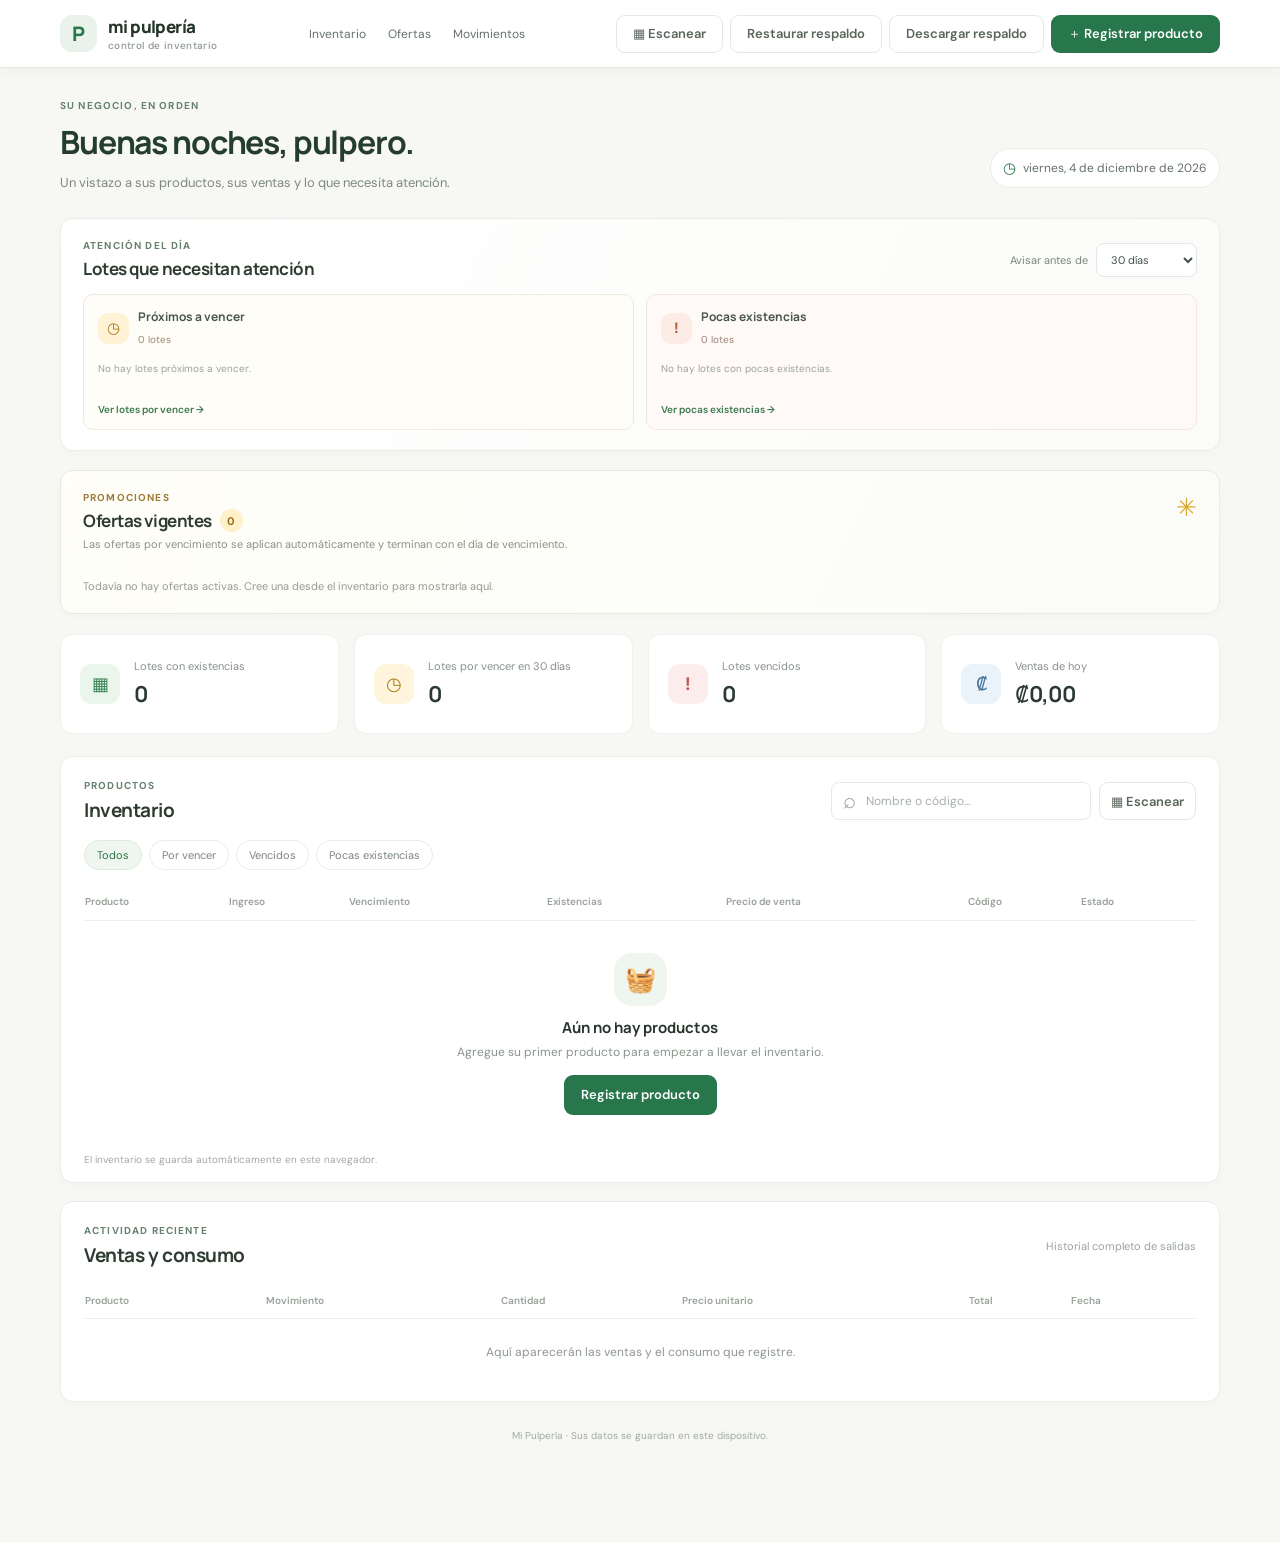
<file: inventario/index.html>
<!doctype html>
<html lang="es">
  <head>
    <meta charset="utf-8" />
    <meta name="viewport" content="width=device-width, initial-scale=1" />
    <meta
      name="description"
      content="Control sencillo de productos, existencias y vencimientos para una pulpería."
    />
    <title>Mi Pulpería | Control de inventario</title>
    <link rel="stylesheet" href="styles.css" />
    <script src="catalogo.js" defer></script>
    <script src="app.js" defer></script>
  </head>
  <body>
    <header class="topbar">
      <a class="brand" href="#" aria-label="Mi Pulpería, inicio">
        <span class="brand-mark" aria-hidden="true">P</span>
        <span>mi pulpería<small>control de inventario</small></span>
      </a>
      <nav class="desktop-nav" aria-label="Navegación principal">
        <a href="#inventory-section">Inventario</a>
        <a href="#offers-section">Ofertas</a>
        <a href="#movements-section">Movimientos</a>
      </nav>
      <div class="topbar-actions">
        <button class="button button-quiet" id="scan-button" type="button">
          <span aria-hidden="true">▦</span> Escanear
        </button>
        <button class="button button-quiet" id="restore-button" type="button">
          Restaurar respaldo
        </button>
        <button class="button button-quiet" id="backup-button" type="button">
          Descargar respaldo
        </button>
        <button class="button button-primary" id="add-product-button" type="button">
          <span aria-hidden="true">＋</span> Registrar producto
        </button>
      </div>
    </header>

    <main class="page">
      <section class="welcome">
        <div>
          <p class="eyebrow">SU NEGOCIO, EN ORDEN</p>
          <h1>Buenos días, pulpero.</h1>
          <p class="welcome-copy">
            Un vistazo a sus productos, sus ventas y lo que necesita atención.
          </p>
        </div>
        <div class="today-chip"><span aria-hidden="true">◷</span> <span id="today-label"></span></div>
      </section>

      <section class="alerts-panel" aria-labelledby="alerts-title">
        <div class="alerts-heading">
          <div>
            <p class="eyebrow">ATENCIÓN DEL DÍA</p>
            <h2 id="alerts-title">Lotes que necesitan atención</h2>
          </div>
          <label class="alert-setting">
            Avisar antes de
            <select id="alert-days" aria-label="Anticipación de avisos de vencimiento">
              <option value="30">30 días</option>
              <option value="60">60 días</option>
              <option value="90">90 días</option>
              <option value="120">120 días</option>
            </select>
          </label>
        </div>
        <div class="alert-groups">
          <article class="alert-group alert-expiring">
            <div class="alert-group-heading">
              <span class="alert-icon" aria-hidden="true">◷</span>
              <div><h3>Próximos a vencer</h3><span id="expiring-alert-count">0 lotes</span></div>
            </div>
            <ul id="expiring-alert-list"></ul>
            <button class="alert-link" data-alert-filter="expiring" type="button">Ver lotes por vencer <span aria-hidden="true">→</span></button>
          </article>
          <article class="alert-group alert-low-stock">
            <div class="alert-group-heading">
              <span class="alert-icon" aria-hidden="true">!</span>
              <div><h3>Pocas existencias</h3><span id="low-stock-alert-count">0 lotes</span></div>
            </div>
            <ul id="low-stock-alert-list"></ul>
            <button class="alert-link" data-alert-filter="low" type="button">Ver pocas existencias <span aria-hidden="true">→</span></button>
          </article>
        </div>
      </section>

      <section class="offers-panel" id="offers-section" aria-labelledby="offers-title">
        <div class="offers-heading">
          <div>
            <p class="eyebrow">PROMOCIONES</p>
            <h2 id="offers-title">Ofertas vigentes <span class="offer-count" id="offer-count">0</span></h2>
            <p class="offers-subtitle">Las ofertas por vencimiento se aplican automáticamente y terminan con el día de vencimiento.</p>
          </div>
          <span class="offers-sparkle" aria-hidden="true">✳</span>
        </div>
        <div class="offers-grid" id="offers-list"></div>
        <p class="offers-empty" id="offers-empty">Todavía no hay ofertas activas. Cree una desde el inventario para mostrarla aquí.</p>
      </section>

      <section class="summary-grid" aria-label="Resumen del inventario">
        <article class="summary-card">
          <span class="summary-icon icon-green" aria-hidden="true">▦</span>
          <div><p>Lotes con existencias</p><strong id="product-count">0</strong></div>
        </article>
        <article class="summary-card">
          <span class="summary-icon icon-yellow" aria-hidden="true">◷</span>
          <div><p id="expiring-summary-label">Lotes por vencer en 30 días</p><strong id="expiring-count">0</strong></div>
        </article>
        <article class="summary-card">
          <span class="summary-icon icon-red" aria-hidden="true">!</span>
          <div><p>Lotes vencidos</p><strong id="expired-count">0</strong></div>
        </article>
        <article class="summary-card">
          <span class="summary-icon icon-blue" aria-hidden="true">₡</span>
          <div><p>Ventas de hoy</p><strong id="sales-today">₡0</strong></div>
        </article>
      </section>

      <section class="content-card inventory-section" id="inventory-section">
        <div class="section-heading">
          <div>
            <p class="eyebrow">PRODUCTOS</p>
            <h2>Inventario</h2>
          </div>
          <div class="inventory-tools">
            <label class="search-box">
              <span aria-hidden="true">⌕</span>
              <span class="visually-hidden">Buscar producto</span>
              <input id="search-input" type="search" placeholder="Nombre o código..." />
            </label>
            <button class="button button-quiet button-scan-inline" id="inventory-scan-button" type="button">▦ Escanear</button>
          </div>
        </div>
        <div class="filter-row" aria-label="Filtrar inventario">
          <button class="filter-button is-active" data-filter="all" type="button">Todos</button>
          <button class="filter-button" data-filter="expiring" type="button">Por vencer</button>
          <button class="filter-button" data-filter="expired" type="button">Vencidos</button>
          <button class="filter-button" data-filter="low" type="button">Pocas existencias</button>
        </div>
        <div class="table-wrap">
          <table>
            <thead>
              <tr>
                <th>Producto</th>
                <th>Ingreso</th>
                <th>Vencimiento</th>
                <th>Existencias</th>
                <th>Precio de venta</th>
                <th>Código</th>
                <th>Estado</th>
                <th><span class="visually-hidden">Acciones</span></th>
              </tr>
            </thead>
            <tbody id="inventory-body"></tbody>
          </table>
          <div class="empty-state" id="empty-state">
            <span class="empty-illustration" aria-hidden="true">🧺</span>
            <h3>Aún no hay productos</h3>
            <p>Agregue su primer producto para empezar a llevar el inventario.</p>
            <button class="button button-primary" id="empty-add-button" type="button">
              Registrar producto
            </button>
          </div>
          <div class="no-results" id="no-results" hidden>
            No encontramos productos con esos criterios.
          </div>
        </div>
        <p class="table-note">El inventario se guarda automáticamente en este navegador.</p>
      </section>

      <section class="content-card movements-section" id="movements-section">
        <div class="section-heading">
          <div>
            <p class="eyebrow">ACTIVIDAD RECIENTE</p>
            <h2>Ventas y consumo</h2>
          </div>
          <span class="section-caption">Historial completo de salidas</span>
        </div>
        <div class="table-wrap">
          <table>
            <thead>
              <tr>
                <th>Producto</th>
                <th>Movimiento</th>
                <th>Cantidad</th>
                <th>Precio unitario</th>
                <th>Total</th>
                <th>Fecha</th>
              </tr>
            </thead>
            <tbody id="movements-body"></tbody>
          </table>
          <div class="empty-movements" id="empty-movements">
            Aquí aparecerán las ventas y el consumo que registre.
          </div>
        </div>
      </section>

      <footer>Mi Pulpería · Sus datos se guardan en este dispositivo.</footer>
    </main>

    <dialog class="modal" id="product-dialog">
      <form id="product-form" novalidate>
        <div class="modal-heading">
          <div>
            <p class="eyebrow">NUEVO INGRESO</p>
            <h2>Registrar producto</h2>
          </div>
          <button class="close-button" data-close="product-dialog" type="button" aria-label="Cerrar">×</button>
        </div>
        <p class="form-intro">Cada ingreso crea un lote con su propia fecha de vencimiento.</p>
        <button class="catalog-open-button" id="open-catalog-button" type="button">
          <span aria-hidden="true">▤</span> Elegir de la lista de productos
        </button>
        <label>Nombre del producto<input name="name" required maxlength="80" placeholder="Ej. Leche entera" /></label>
        <label>Código de barras <span class="optional">(opcional)</span>
          <span class="barcode-input">
            <input name="barcode" maxlength="80" inputmode="numeric" placeholder="Escanee o escriba el código" />
            <button class="button button-quiet" data-scan-target="barcode" type="button">▦ Leer</button>
          </span>
        </label>
        <div class="form-row">
          <label>Categoría <span class="optional">(opcional)</span><input name="category" maxlength="40" placeholder="Ej. Lácteos" /></label>
          <label>Cantidad que ingresó<input name="quantity" type="number" min="0.01" step="any" required placeholder="Ej. 12" /></label>
        </div>
        <div class="form-row">
          <label>Fecha de ingreso<input name="entryDate" type="date" required /></label>
          <label>Fecha de vencimiento<input name="expiryDate" id="expiry-date" type="date" /></label>
        </div>
        <label class="no-expiry-option"><input name="noExpiry" id="no-expiry" type="checkbox" /> Este producto no tiene fecha de vencimiento</label>
        <div class="form-row">
          <label>Precio de costo por unidad<input name="unitCost" type="number" min="0" step="any" required placeholder="₡0" /></label>
          <label>Precio de venta por unidad<input name="unitPrice" type="number" min="0" step="any" required placeholder="₡0" /></label>
        </div>
        <p class="form-error" id="product-error" role="alert" hidden></p>
        <div class="modal-actions">
          <button class="button button-quiet" data-close="product-dialog" type="button">Cancelar</button>
          <button class="button button-primary" type="submit">Guardar producto</button>
        </div>
      </form>
    </dialog>
    <dialog class="modal catalog-modal" id="catalog-dialog">
      <div class="modal-heading">
        <div>
          <p class="eyebrow">CATÁLOGO DE REFERENCIA</p>
          <h2>Elija un producto</h2>
        </div>
        <button class="close-button" data-close="catalog-dialog" type="button" aria-label="Cerrar">×</button>
      </div>
      <p class="form-intro">La lista ayuda a completar el nombre y la categoría. Revise la presentación y agregue cada lote con su cantidad, costo, precio y vencimiento.</p>
      <div class="catalog-filters">
        <label class="search-box">
          <span aria-hidden="true">⌕</span>
          <span class="visually-hidden">Buscar en el catálogo</span>
          <input id="catalog-search" type="search" placeholder="Buscar entre los productos..." />
        </label>
        <label class="visually-hidden" for="catalog-category">Filtrar por categoría</label>
        <select id="catalog-category" aria-label="Filtrar por categoría">
          <option value="">Todas las categorías</option>
        </select>
      </div>
      <p class="catalog-count" id="catalog-count"></p>
      <div class="catalog-list" id="catalog-list"></div>
      <p class="catalog-empty" id="catalog-empty" hidden>No hay coincidencias. Cierre esta ventana y escriba el nombre para registrar un producto propio.</p>
      <div class="modal-actions">
        <button class="button button-quiet" data-close="catalog-dialog" type="button">Cerrar</button>
      </div>
    </dialog>

    <dialog class="modal" id="movement-dialog">
      <form id="movement-form" novalidate>
        <div class="modal-heading">
          <div>
            <p class="eyebrow">ACTUALIZAR EXISTENCIAS</p>
            <h2>Registrar movimiento</h2>
          </div>
          <button class="close-button" data-close="movement-dialog" type="button" aria-label="Cerrar">×</button>
        </div>
        <p class="form-intro" id="movement-product-label"></p>
        <input name="productId" type="hidden" />
        <label>Tipo de movimiento
          <select name="type" required>
            <option value="sale">Venta</option>
            <option value="consumption">Consumo o merma</option>
          </select>
        </label>
        <div class="form-row">
          <label>Cantidad<input name="quantity" type="number" min="0.01" step="any" required placeholder="Ej. 1" /></label>
          <label>Fecha del movimiento<input name="date" type="date" required /></label>
        </div>
        <label id="movement-price-label">Precio de venta por unidad<input name="unitPrice" type="number" min="0" step="any" required /></label>
        <p class="form-hint">El precio sugerido incluye la mejor oferta activa o el descuento por vencimiento. Puede ajustarlo y el precio cobrado quedará guardado en el movimiento.</p>
        <p class="form-error" id="movement-error" role="alert" hidden></p>
        <div class="modal-actions">
          <button class="button button-quiet" data-close="movement-dialog" type="button">Cancelar</button>
          <button class="button button-primary" type="submit">Guardar movimiento</button>
        </div>
      </form>
    </dialog>
    <dialog class="modal" id="offer-dialog">
      <form id="offer-form" novalidate>
        <div class="modal-heading">
          <div>
            <p class="eyebrow">PROMOCIÓN POR TIEMPO LIMITADO</p>
            <h2 id="offer-dialog-title">Crear oferta</h2>
          </div>
          <button class="close-button" data-close="offer-dialog" type="button" aria-label="Cerrar">×</button>
        </div>
        <p class="form-intro" id="offer-product-label"></p>
        <input name="productId" type="hidden" />
        <label>Precio especial<input name="offerPrice" type="number" min="0" step="any" required placeholder="₡0" /></label>
        <label>La oferta termina el<input name="offerEndsAt" type="datetime-local" required /></label>
        <p class="form-hint">La oferta dejará de mostrarse automáticamente a la hora indicada. El precio normal se conserva.</p>
        <p class="form-error" id="offer-error" role="alert" hidden></p>
        <div class="modal-actions offer-modal-actions">
          <button class="button button-danger" id="remove-offer-button" type="button" hidden>Quitar oferta</button>
          <span></span>
          <button class="button button-quiet" data-close="offer-dialog" type="button">Cancelar</button>
          <button class="button button-primary" type="submit">Guardar oferta</button>
        </div>
      </form>
    </dialog>
    <dialog class="modal scanner-modal" id="scanner-dialog">
      <div class="modal-heading">
        <div>
          <p class="eyebrow">LECTOR DE PRODUCTOS</p>
          <h2>Escanear código de barras</h2>
        </div>
        <button class="close-button" data-close="scanner-dialog" type="button" aria-label="Cerrar">×</button>
      </div>
      <p class="form-intro" id="scanner-instructions">Apunte la cámara al código de barras. Si el producto ya existe, podrá registrar una venta; si no, podrá agregarlo.</p>
      <div class="scanner-preview">
        <video id="scanner-video" playsinline muted></video>
        <div class="scanner-guide" aria-hidden="true"></div>
        <div class="scanner-placeholder" id="scanner-placeholder"><span aria-hidden="true">▦</span><span>La cámara aparecerá aquí</span></div>
      </div>
      <p class="scanner-status" id="scanner-status" role="status">También puede escribir el código manualmente.</p>
      <form id="scanner-manual-form" class="scanner-manual-form">
        <label>Código de barras<input id="scanner-manual-input" type="text" inputmode="numeric" autocomplete="off" placeholder="Ej. 7441001234567" /></label>
        <button class="button button-primary" type="submit">Buscar producto</button>
      </form>
      <div class="modal-actions scanner-actions">
        <button class="button button-quiet" id="scanner-start-button" type="button">Iniciar cámara</button>
        <button class="button button-quiet" data-close="scanner-dialog" type="button">Cerrar</button>
      </div>
    </dialog>
    <input id="import-input" type="file" accept="application/json,.json" hidden />
    <nav class="mobile-nav" aria-label="Navegación principal">
      <a href="#inventory-section"><span aria-hidden="true">▦</span>Inventario</a>
      <a href="#offers-section"><span aria-hidden="true">✳</span>Ofertas</a>
      <a href="#movements-section"><span aria-hidden="true">↗</span>Movimientos</a>
    </nav>
  </body>
</html>
</file>
<file: inventario/styles.css>
@import url("https://fonts.googleapis.com/css2?family=DM+Sans:wght@400;500;600;700&family=Manrope:wght@400;500;600;700;800&display=swap");

:root {
  color-scheme: light;
  font-family: "DM Sans", sans-serif;
  color: #26352c;
  background: #f7f8f4;
  font-synthesis: none;
  text-rendering: optimizeLegibility;
  --green: #28764c;
  --green-dark: #1d5b39;
  --muted: #7e8980;
  --line: #e9ede7;
  --surface: #fff;
}

* { box-sizing: border-box; }

body { margin: 0; min-width: 360px; }

button, input, select { font: inherit; }
button { cursor: pointer; }

.topbar {
  height: 76px;
  padding: 0 max(28px, calc((100% - 1160px) / 2));
  display: flex;
  align-items: center;
  justify-content: space-between;
  background: var(--surface);
  border-bottom: 1px solid #edf0eb;
}

.brand { display: flex; align-items: center; gap: 11px; color: #26352c; text-decoration: none; font: 800 17px Manrope, sans-serif; letter-spacing: -0.6px; }
.brand-mark { display: grid; width: 37px; height: 37px; place-items: center; border-radius: 12px; background: #e9f3eb; color: var(--green); font: 800 20px Manrope, sans-serif; }
.brand small { display: block; margin-top: 1px; color: #8d978f; font: 500 10px "DM Sans", sans-serif; letter-spacing: 0.35px; }
.topbar-actions { display: flex; align-items: center; gap: 10px; }
.desktop-nav { display: flex; align-items: center; gap: 22px; }
.desktop-nav a { color: #657269; font-size: 12px; text-decoration: none; }
.desktop-nav a:hover { color: var(--green); }

.button { min-height: 40px; padding: 0 16px; border: 1px solid transparent; border-radius: 9px; font-size: 13px; font-weight: 600; transition: background .16s ease, transform .16s ease; }
.button:active { transform: translateY(1px); }
.button-primary { color: white; background: var(--green); }
.button-primary:hover { background: var(--green-dark); }
.button-quiet { color: #59665c; background: white; border-color: #e3e9e3; }
.button-quiet:hover { background: #f7f9f6; }
.button-danger { color: #a8453f; background: white; border-color: #f0d9d7; }
.button-danger:hover { background: #fff5f4; }

.page { width: min(1160px, calc(100% - 56px)); margin: 0 auto; }
.welcome { display: flex; align-items: flex-end; justify-content: space-between; padding: 37px 0 25px; }
.eyebrow { margin: 0 0 8px; color: #66806e; font-size: 10px; font-weight: 700; letter-spacing: 1.15px; }
h1, h2, h3, p { margin-top: 0; }
h1, h2, h3 { font-family: Manrope, sans-serif; }
h1 { margin-bottom: 8px; font-size: clamp(24px, 3vw, 32px); font-weight: 700; letter-spacing: -1.15px; }
.welcome-copy { max-width: 540px; margin-bottom: 0; color: #7d887f; font-size: 13px; line-height: 1.65; }
.today-chip { display: flex; align-items: center; gap: 7px; margin-bottom: 5px; padding: 9px 12px; border: 1px solid #e7ebe5; border-radius: 20px; background: white; color: #647168; font-size: 12px; white-space: nowrap; }
.today-chip span:first-child { color: var(--green); font-size: 15px; }

.alerts-panel { margin-bottom: 19px; padding: 20px 22px; border: 1px solid #e9ede7; border-radius: 13px; background: linear-gradient(115deg, #fff 0%, #fbfcf9 100%); box-shadow: 0 3px 12px rgb(41 57 44 / 2%); }
.alerts-heading { display: flex; align-items: center; justify-content: space-between; gap: 16px; margin-bottom: 14px; }
.alerts-heading .eyebrow { margin-bottom: 5px; }
.alerts-heading h2 { font-size: 17px; }
.alert-setting { display: flex; align-items: center; gap: 8px; color: #7a867c; font-size: 11px; white-space: nowrap; }
.alert-setting select { height: 34px; padding: 0 28px 0 10px; border: 1px solid #e3e9e2; border-radius: 8px; background: #fff; color: #425148; font-size: 11px; }
.alert-groups { display: grid; grid-template-columns: 1fr 1fr; gap: 12px; }
.alert-group { min-width: 0; padding: 13px 14px 11px; border: 1px solid #f0e9d9; border-radius: 10px; background: #fffdf8; }
.alert-low-stock { border-color: #f1e8e2; background: #fffaf7; }
.alert-group-heading { display: flex; align-items: center; gap: 9px; }
.alert-icon { display: grid; width: 31px; height: 31px; flex: 0 0 31px; place-items: center; border-radius: 10px; background: #fff2d5; color: #a87520; font-size: 15px; font-weight: 700; }
.alert-low-stock .alert-icon { background: #fcece5; color: #b55f42; }
.alert-group-heading h3 { margin: 0 0 2px; color: #49564b; font-size: 12px; }
.alert-group-heading div > span { color: #9a8970; font-size: 10px; }
.alert-low-stock .alert-group-heading div > span { color: #9b8175; }
.alert-group ul { min-height: 37px; max-height: 145px; margin: 8px 0 4px; padding: 0; overflow-y: auto; list-style: none; }
.alert-group li { display: flex; align-items: center; justify-content: space-between; gap: 10px; padding: 6px 0; border-bottom: 1px solid #f2eee5; color: #536056; font-size: 10px; }
.alert-group li:last-child { border-bottom: 0; }
.alert-item-name { overflow: hidden; font-weight: 600; text-overflow: ellipsis; }
.alert-item-detail { flex: 0 0 auto; color: #9a7a3e; text-align: right; }
.alert-low-stock .alert-item-detail { color: #a56b4d; }
.alert-empty { color: #9aa39b !important; font-weight: 400 !important; }
.alert-link { padding: 4px 0 0; border: 0; background: none; color: #3b7950; font-size: 10px; font-weight: 600; }
.alert-link:hover { color: #205c38; }

.offers-panel { margin-bottom: 20px; padding: 20px 22px; border: 1px solid #e8eadd; border-radius: 13px; background: linear-gradient(115deg, #fffef9 0%, #fbfcf8 100%); box-shadow: 0 3px 12px rgb(41 57 44 / 2%); }
.offers-heading { display: flex; align-items: flex-start; justify-content: space-between; gap: 12px; }
.offers-heading .eyebrow { margin-bottom: 5px; color: #9b7a35; }
.offers-heading h2 { display: flex; align-items: center; gap: 8px; font-size: 17px; }
.offers-subtitle { margin: 5px 0 0; color: #8b9183; font-size: 11px; }
.offer-count { display: inline-grid; min-width: 23px; height: 23px; padding: 0 6px; place-items: center; border-radius: 12px; background: #fff0c9; color: #946d1d; font: 700 11px "DM Sans", sans-serif; letter-spacing: 0; }
.offers-sparkle { color: #daa932; font-size: 25px; }
.offers-grid { display: grid; grid-template-columns: repeat(auto-fill, minmax(230px, 1fr)); gap: 11px; margin-top: 15px; }
.offer-card { min-width: 0; padding: 14px; border: 1px solid #f1e4c3; border-radius: 11px; background: #fff; }
.offer-card-top { display: flex; align-items: flex-start; justify-content: space-between; gap: 8px; }
.offer-product-name { overflow: hidden; color: #39453a; font: 700 13px Manrope, sans-serif; text-overflow: ellipsis; }
.offer-discount { flex: 0 0 auto; padding: 4px 7px; border-radius: 12px; background: #fff1cc; color: #976d17; font-size: 10px; font-weight: 700; }
.offer-expiry-discount { background: #fcece5; color: #aa5639; }
.offer-prices { display: flex; align-items: baseline; gap: 8px; margin-top: 12px; }
.offer-price { color: #9c6320; font: 800 20px Manrope, sans-serif; letter-spacing: -.5px; }
.offer-regular-price { color: #a1a79e; font-size: 11px; text-decoration: line-through; }
.offer-time-left { margin: 7px 0 0; color: #9a742a; font-size: 10px; }
.offer-expiry-note { color: #a35a41; }
.offer-card-actions { display: flex; justify-content: flex-end; margin-top: 9px; padding-top: 8px; border-top: 1px solid #f4efdf; }
.offer-edit-button { padding: 4px 0; border: 0; background: none; color: #52765a; font-size: 10px; font-weight: 600; }
.offer-auto-note { color: #a56b4d; font-size: 10px; }
.offers-empty { margin: 13px 0 0; color: #959b90; font-size: 11px; }
.offers-empty[hidden] { display: none; }

.summary-grid { display: grid; grid-template-columns: repeat(4, 1fr); gap: 15px; margin-bottom: 22px; }
.summary-card { min-height: 100px; display: flex; align-items: center; gap: 14px; padding: 19px; border: 1px solid #edf0eb; border-radius: 12px; background: white; }
.summary-icon { flex: 0 0 40px; display: grid; width: 40px; height: 40px; place-items: center; border-radius: 12px; font-size: 18px; font-weight: 700; }
.icon-green { color: #358253; background: #eaf5ec; }
.icon-yellow { color: #b07a19; background: #fff5dd; }
.icon-red { color: #bd5850; background: #fceceb; }
.icon-blue { color: #47749f; background: #eaf2fa; }
.summary-card p { margin: 0 0 6px; color: #879188; font-size: 11px; }
.summary-card strong { color: #2b3a30; font: 700 22px Manrope, sans-serif; letter-spacing: -0.6px; }

.content-card { padding: 22px 23px 16px; border: 1px solid #e9ede7; border-radius: 13px; background: white; box-shadow: 0 3px 12px rgb(41 57 44 / 2%); }
.inventory-section { margin-bottom: 18px; }
.section-heading { display: flex; align-items: center; justify-content: space-between; gap: 20px; }
.section-heading .eyebrow { margin-bottom: 5px; }
h2 { margin: 0; color: #2d3b31; font-size: 19px; font-weight: 700; letter-spacing: -.45px; }
.search-box { width: min(260px, 40%); height: 38px; display: flex; align-items: center; gap: 8px; padding: 0 11px; border: 1px solid #e7ebe6; border-radius: 8px; color: #92a096; }
.search-box > span:first-child { font-size: 22px; line-height: 1; }
.search-box input { width: 100%; border: 0; outline: 0; color: #344238; font-size: 12px; }
.search-box input::placeholder { color: #a6afa8; }
.filter-row { display: flex; flex-wrap: wrap; gap: 7px; margin: 17px 0 13px; }
.filter-button { padding: 7px 12px; border: 1px solid #e8ece7; border-radius: 20px; background: white; color: #7b867e; font-size: 11px; }
.filter-button:hover, .filter-button.is-active { border-color: #dcebdd; background: #eef6ef; color: #2c7449; }
.table-wrap { overflow-x: auto; }
table { width: 100%; border-collapse: collapse; text-align: left; white-space: nowrap; }
th { height: 37px; border-bottom: 1px solid #edf0ec; color: #98a198; font-size: 10px; font-weight: 600; }
td { height: 58px; border-bottom: 1px solid #f0f2ef; color: #58645b; font-size: 11px; }
tbody tr:last-child td { border-bottom: 0; }
.product-name { color: #354339; font-size: 12px; font-weight: 600; }
.product-category { display: block; margin-top: 3px; color: #9ba49c; font-size: 10px; }
.stock-number { color: #354339; font-weight: 600; }
.price-cell { color: #445146; }
.price-cell .offer-price { display: block; margin-top: 3px; font: 700 11px "DM Sans", sans-serif; letter-spacing: 0; }
.price-cell .offer-regular-price { font-size: 10px; }
.offer-table-badge { display: inline-block; padding: 3px 6px; border-radius: 8px; background: #fff2d5; color: #936b1c; font-size: 9px; font-weight: 700; }
.status { display: inline-flex; align-items: center; gap: 5px; padding: 5px 8px; border-radius: 20px; font-size: 10px; }
.status::before { width: 5px; height: 5px; border-radius: 50%; background: currentColor; content: ""; }
.status-ok { color: #398054; background: #edf6ef; }
.status-soon { color: #a7741c; background: #fff6e3; }
.status-expired { color: #b74d47; background: #fcefed; }
.status-low { color: #a7741c; background: #fff6e3; }
.row-actions { display: flex; gap: 6px; }
.small-button { padding: 6px 9px; border: 1px solid #e6ece6; border-radius: 7px; background: white; color: #477054; font-size: 10px; font-weight: 600; }
.small-button:hover { background: #f1f7f1; }
.small-button:disabled { cursor: not-allowed; opacity: .45; }
.table-note { margin: 10px 0 0; color: #a0a9a1; font-size: 10px; }
.empty-state { padding: 32px 12px 28px; text-align: center; }
.empty-illustration { display: inline-grid; width: 53px; height: 53px; margin-bottom: 11px; place-items: center; border-radius: 18px; background: #eff5ef; font-size: 25px; }
.empty-state h3 { margin-bottom: 6px; font-size: 15px; }
.empty-state p { margin-bottom: 15px; color: #89948b; font-size: 12px; }
.no-results, .empty-movements { padding: 25px; color: #8d978f; font-size: 12px; text-align: center; }
.section-caption { color: #9aa39b; font-size: 11px; }
.movements-section { margin-bottom: 27px; }
.movements-section .section-heading { margin-bottom: 14px; }
.movement-type { font-weight: 600; }
.movement-sale { color: #367c50; }
.movement-consumption { color: #a47227; }
.movement-total { color: #39483d; font-weight: 600; }
footer { padding: 0 0 24px; color: #a1aaa2; font-size: 10px; text-align: center; }

.modal { width: min(500px, calc(100% - 28px)); max-height: min(90vh, 760px); padding: 25px; overflow-y: auto; border: 1px solid #e8ede7; border-radius: 15px; background: white; box-shadow: 0 22px 80px rgb(23 38 27 / 20%); }
.modal::backdrop { background: rgb(24 36 28 / 42%); backdrop-filter: blur(2px); }
.modal-heading { display: flex; align-items: flex-start; justify-content: space-between; margin-bottom: 8px; }
.modal-heading h2 { font-size: 21px; }
.close-button { width: 31px; height: 31px; border: 0; border-radius: 9px; background: #f4f6f3; color: #67736a; font-size: 22px; line-height: 1; }
.form-intro, .form-hint { margin: 9px 0 17px; color: #869187; font-size: 11px; line-height: 1.55; }
.modal form > label, .form-row > label { display: block; margin-top: 13px; color: #59675d; font-size: 11px; font-weight: 600; }
.modal input:not([type="hidden"]), .modal select { display: block; width: 100%; height: 41px; margin-top: 6px; padding: 0 11px; border: 1px solid #e2e8e1; border-radius: 8px; outline: none; background: #fff; color: #354339; font-size: 12px; }
.modal input:focus, .modal select:focus { border-color: #78a987; box-shadow: 0 0 0 3px rgb(65 133 82 / 10%); }
.form-row { display: grid; grid-template-columns: 1fr 1fr; gap: 12px; }
.optional { color: #a0aaa1; font-weight: 400; }
.form-error { margin: 12px 0 0; color: #b53c37; font-size: 11px; line-height: 1.45; }
.form-hint { margin: 10px 0 0; }
.modal-actions { display: flex; justify-content: flex-end; gap: 8px; margin-top: 22px; }
.offer-modal-actions { align-items: center; }
.offer-modal-actions > span { flex: 1; }
.catalog-open-button { display: flex; width: 100%; min-height: 40px; align-items: center; justify-content: center; gap: 7px; margin: 5px 0 12px; border: 1px dashed #bed2c0; border-radius: 9px; background: #f5f9f3; color: #34724a; font-size: 11px; font-weight: 600; }
.catalog-open-button:hover { border-color: #84ad8c; background: #edf5eb; }
.no-expiry-option { display: flex !important; align-items: center; gap: 8px; margin-top: 10px !important; color: #768178 !important; font-size: 10px !important; font-weight: 500 !important; }
.modal .no-expiry-option input[type="checkbox"] { width: 16px; height: 16px; flex: 0 0 16px; margin: 0; accent-color: var(--green); }
.modal input:disabled { cursor: not-allowed; background: #f3f5f2; color: #9ba49c; }
.catalog-modal { width: min(650px, calc(100% - 24px)); }
.catalog-filters { display: flex; gap: 9px; margin: 13px 0 10px; }
.catalog-filters .search-box { width: auto; flex: 1; }
.catalog-filters select { min-width: 175px; height: 38px; padding: 0 10px; border: 1px solid #e3e9e2; border-radius: 8px; background: #fff; color: #59665c; font-size: 11px; }
.catalog-count { margin: 0 0 8px; color: #89948b; font-size: 10px; }
.catalog-list { display: grid; max-height: min(45vh, 400px); grid-template-columns: repeat(2, minmax(0, 1fr)); gap: 7px; overflow-y: auto; padding: 2px; }
.catalog-item { display: grid; min-width: 0; grid-template-columns: 1fr auto; gap: 3px 8px; padding: 10px; border: 1px solid #e9eee8; border-radius: 9px; background: #fff; text-align: left; }
.catalog-item:hover, .catalog-item:focus-visible { border-color: #9dbba0; background: #f5f9f4; outline: none; }
.catalog-item-name { overflow: hidden; color: #354339; font-size: 11px; font-weight: 600; text-overflow: ellipsis; white-space: nowrap; }
.catalog-item-category { color: #909b92; font-size: 9px; }
.catalog-item-add { grid-column: 2; grid-row: 1 / span 2; align-self: center; color: #438158; font-size: 18px; }
.catalog-empty { padding: 20px 6px; color: #89948b; font-size: 11px; text-align: center; }
.catalog-empty[hidden] { display: none; }
.visually-hidden { position: absolute; width: 1px; height: 1px; padding: 0; overflow: hidden; clip: rect(0, 0, 0, 0); white-space: nowrap; clip-path: inset(50%); }

@media (max-width: 760px) {
  .topbar { height: 66px; padding: 0 18px; }
  .topbar-actions { gap: 6px; }
  .topbar .button { min-height: 36px; padding: 0 8px; font-size: 10px; }
  .page { width: calc(100% - 32px); }
  .welcome { align-items: flex-start; gap: 12px; padding: 28px 0 20px; }
  .today-chip { margin-top: 13px; padding: 7px 9px; font-size: 10px; }
  .summary-grid { grid-template-columns: repeat(2, 1fr); gap: 9px; }
  .summary-card { min-height: 85px; gap: 10px; padding: 13px; }
  .summary-icon { flex-basis: 34px; width: 34px; height: 34px; }
  .summary-card strong { font-size: 19px; }
  .summary-card p { font-size: 10px; }
  .content-card { padding: 17px 14px 13px; }
  .section-caption { display: none; }
  .alerts-panel { padding: 17px 15px; }
  .offers-panel { padding: 17px 15px; }
}

@media (max-width: 480px) {
  .brand { gap: 7px; font-size: 14px; }
  .brand-mark { width: 33px; height: 33px; }
  .topbar-actions { gap: 4px; }
  .topbar-actions .button { padding: 0 6px; font-size: 9px; }
  .welcome { display: block; }
  .today-chip { width: max-content; margin-top: 12px; }
  .alerts-heading { align-items: flex-start; flex-direction: column; gap: 10px; }
  .alert-groups { grid-template-columns: 1fr; }
  .offers-grid { grid-template-columns: 1fr; }
  .search-box { width: 42%; }
  .search-box input { min-width: 0; font-size: 10px; }
  .form-row { grid-template-columns: 1fr; gap: 0; }
}

/* Mobile-first controls for using the inventory at the counter. */
html { scroll-behavior: smooth; scroll-padding-top: 88px; }
body { min-width: 320px; padding-bottom: 76px; }
.topbar { position: sticky; top: 0; z-index: 5; height: 68px; border-bottom-color: #e3e9e2; box-shadow: 0 3px 14px rgb(38 53 44 / 4%); }
.topbar-actions { gap: 7px; }
.topbar-actions .button { min-height: 38px; }
.welcome { padding-top: 31px; }
.welcome h1 { color: #243d2d; }
.inventory-tools { display: flex; align-items: center; gap: 8px; }
.inventory-tools .search-box { width: min(260px, 34vw); }
.button-scan-inline { min-height: 38px; padding: 0 11px; white-space: nowrap; }
.barcode-input { display: flex; align-items: center; gap: 7px; }
.barcode-input input { flex: 1; min-width: 0; }
.barcode-input .button { flex: 0 0 auto; min-height: 41px; margin-top: 6px; padding: 0 11px; }
.scanner-modal { width: min(480px, calc(100% - 24px)); }
.scanner-preview { position: relative; display: grid; min-height: 210px; overflow: hidden; place-items: center; border: 1px solid #dce5dc; border-radius: 12px; background: #17251c; }
.scanner-preview video { display: block; width: 100%; max-height: min(52vh, 380px); object-fit: cover; }
.scanner-guide { position: absolute; inset: 35% 12%; border: 2px solid rgb(193 231 181 / 85%); border-radius: 12px; box-shadow: 0 0 0 100vmax rgb(7 19 12 / 22%); pointer-events: none; }
.scanner-placeholder { position: absolute; inset: 0; display: flex; align-items: center; justify-content: center; flex-direction: column; gap: 8px; color: #d9e7dc; font-size: 12px; }
.scanner-placeholder span:first-child { font-size: 32px; }
.scanner-placeholder[hidden] { display: none; }
.scanner-status { min-height: 18px; margin: 10px 0; color: #7c897e; font-size: 11px; }
.scanner-manual-form { display: flex; align-items: flex-end; gap: 8px; }
.scanner-manual-form label { flex: 1; color: #59675d; font-size: 11px; font-weight: 600; }
.scanner-manual-form input { display: block; width: 100%; height: 41px; margin-top: 6px; padding: 0 11px; border: 1px solid #e2e8e1; border-radius: 8px; outline: none; font: inherit; font-size: 12px; }
.scanner-manual-form button { flex: 0 0 auto; }
.scanner-actions { justify-content: space-between; }
.mobile-nav { display: none; }

@media (max-width: 760px) {
  .desktop-nav { display: none; }
  body { padding-bottom: 88px; }
  .topbar { height: 62px; padding: 0 14px; }
  .topbar .button { min-height: 35px; padding: 0 8px; font-size: 10px; }
  .page { width: calc(100% - 28px); }
  .welcome { padding: 25px 0 18px; }
  .welcome h1 { font-size: 25px; }
  .summary-card { padding: 11px; }
  .inventory-tools .search-box { width: min(240px, 48vw); }
  .table-wrap > table { display: block; width: 100%; white-space: normal; }
  .table-wrap > table thead { display: none; }
  .table-wrap > table tbody { display: grid; gap: 9px; }
  .table-wrap > table tbody tr { display: grid; grid-template-columns: repeat(2, minmax(0, 1fr)); padding: 9px 11px; border: 1px solid #edf0eb; border-radius: 10px; background: #fff; }
  .table-wrap > table tbody td { display: flex; align-items: center; justify-content: space-between; gap: 8px; min-width: 0; min-height: 32px; padding: 5px 2px; border: 0; font-size: 11px; }
  .inventory-section .table-wrap > table tbody td:first-child, .inventory-section .table-wrap > table tbody td:last-child { grid-column: 1 / -1; }
  .table-wrap > table tbody td::before { flex: 0 0 auto; color: #9aa39b; content: attr(data-label); font-size: 9px; font-weight: 600; }
  .inventory-section .table-wrap > table tbody td:first-child::before, .inventory-section .table-wrap > table tbody td:last-child::before, .movements-section .table-wrap > table tbody td:first-child::before { display: none; }
  .inventory-section .table-wrap > table tbody td:first-child { min-height: 35px; }
  .inventory-section .table-wrap > table tbody td:last-child { justify-content: flex-start; padding-top: 7px; border-top: 1px solid #f0f2ef; }
  .row-actions { flex-wrap: wrap; }
  .small-button { min-height: 33px; padding: 7px 9px; }
  .mobile-nav { position: fixed; right: 0; bottom: 0; left: 0; z-index: 10; display: grid; grid-template-columns: repeat(3, 1fr); min-height: 64px; padding: 7px 10px max(7px, env(safe-area-inset-bottom)); border-top: 1px solid #e8ede7; background: rgb(255 255 255 / 96%); box-shadow: 0 -5px 18px rgb(32 53 37 / 5%); backdrop-filter: blur(12px); }
  .mobile-nav a { display: flex; align-items: center; justify-content: center; flex-direction: column; gap: 3px; color: #758178; font-size: 10px; text-decoration: none; }
  .mobile-nav a span { color: var(--green); font-size: 17px; }
}

@media (max-width: 480px) {
  .brand { font-size: 13px; }
  .brand-mark { width: 31px; height: 31px; }
  .topbar { padding: 0 10px; }
  .topbar-actions { gap: 4px; }
  .topbar-actions .button { padding: 0 6px; font-size: 9px; }
  #restore-button { display: none; }
  #scan-button, #backup-button, #add-product-button { width: 34px; min-width: 34px; padding: 0; overflow: hidden; font-size: 0; }
  #scan-button span, #add-product-button span { font-size: 17px; }
  #backup-button::before { color: #59665c; content: "↓"; font-size: 18px; }
  .button-scan-inline { min-height: 36px; padding: 0 8px; font-size: 10px; }
  .inventory-tools .search-box { width: min(200px, 51vw); }
  .scanner-manual-form { align-items: stretch; flex-direction: column; }
  .scanner-manual-form button { width: 100%; }
  .modal-actions { flex-wrap: wrap; }
  .catalog-filters { align-items: stretch; flex-direction: column; }
  .catalog-filters select { width: 100%; }
  .catalog-list { grid-template-columns: 1fr; }
}
</file>
